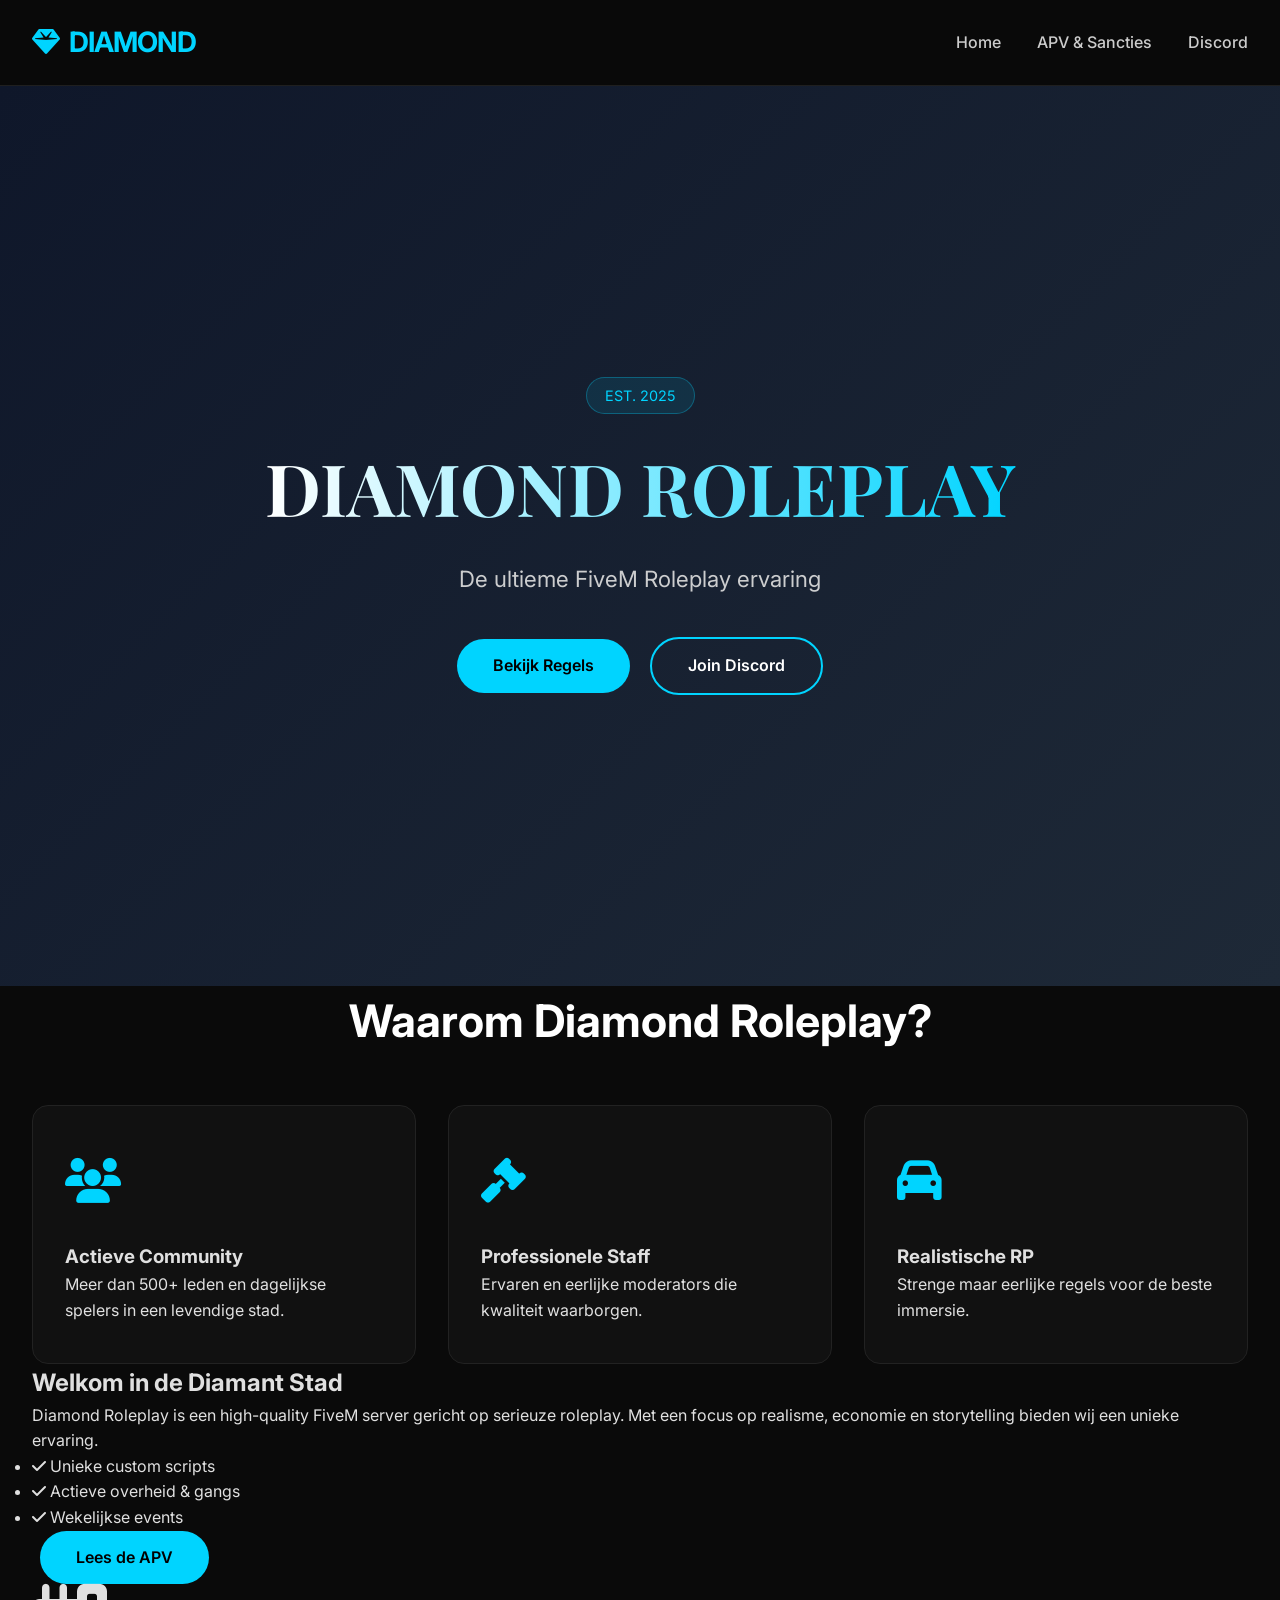
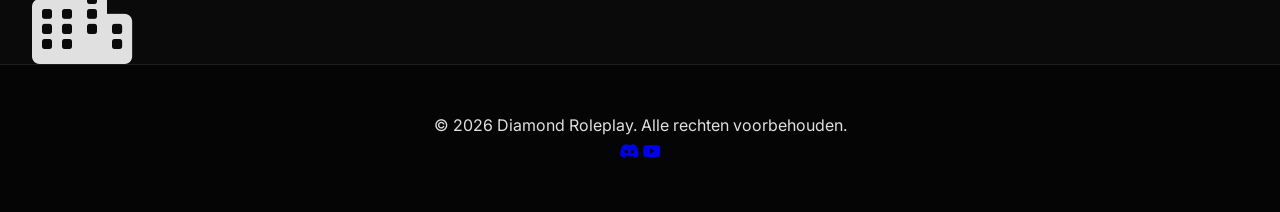
<file: index.html>
<!DOCTYPE html>
<html lang="nl">
<head>
    <meta charset="UTF-8">
    <meta name="viewport" content="width=device-width, initial-scale=1.0">
    <title>Diamond Roleplay | Professionele FiveM RP</title>
    <link rel="stylesheet" href="style.css">
    <link rel="stylesheet" href="https://cdnjs.cloudflare.com/ajax/libs/font-awesome/6.5.1/css/all.min.css">
    <link href="https://fonts.googleapis.com/css2?family=Inter:wght@400;500;600;700&family=Playfair+Display:wght@700&display=swap" rel="stylesheet">
</head>
<body>
    <nav>
        <div class="nav-container">
            <div class="logo">
                <i class="fas fa-gem"></i> DIAMOND
            </div>
            <div class="links">
                <a href="index.html">Home</a>
                <a href="apv.html">APV & Sancties</a>
                <a href="discord.html">Discord</a>
            </div>
        </div>
    </nav>

    <header class="hero">
        <div class="hero-content">
            <div class="badge">EST. 2025</div>
            <h1>DIAMOND ROLEPLAY</h1>
            <p class="subtitle">De ultieme FiveM Roleplay ervaring</p>
            <div class="hero-buttons">
                <a href="apv.html" class="btn primary">Bekijk Regels</a>
                <a href="discord.html" class="btn secondary">Join Discord</a>
            </div>
        </div>
        <div class="hero-bg-overlay"></div>
    </header>

    <section class="features">
        <div class="container">
            <h2 class="section-title">Waarom Diamond Roleplay?</h2>
            <div class="features-grid">
                <div class="feature-card">
                    <div class="icon"><i class="fas fa-users"></i></div>
                    <h3>Actieve Community</h3>
                    <p>Meer dan 500+ leden en dagelijkse spelers in een levendige stad.</p>
                </div>
                <div class="feature-card">
                    <div class="icon"><i class="fas fa-gavel"></i></div>
                    <h3>Professionele Staff</h3>
                    <p>Ervaren en eerlijke moderators die kwaliteit waarborgen.</p>
                </div>
                <div class="feature-card">
                    <div class="icon"><i class="fas fa-car"></i></div>
                    <h3>Realistische RP</h3>
                    <p>Strenge maar eerlijke regels voor de beste immersie.</p>
                </div>
            </div>
        </div>
    </section>

    <section class="about">
        <div class="container">
            <div class="about-grid">
                <div class="about-text">
                    <h2>Welkom in de Diamant Stad</h2>
                    <p>Diamond Roleplay is een high-quality FiveM server gericht op serieuze roleplay. Met een focus op realisme, economie en storytelling bieden wij een unieke ervaring.</p>
                    <ul>
                        <li><i class="fas fa-check"></i> Unieke custom scripts</li>
                        <li><i class="fas fa-check"></i> Actieve overheid & gangs</li>
                        <li><i class="fas fa-check"></i> Wekelijkse events</li>
                    </ul>
                    <a href="apv.html" class="btn primary">Lees de APV</a>
                </div>
                <div class="about-image">
                    <!-- Placeholder for image -->
                    <div class="image-placeholder">
                        <i class="fas fa-city fa-5x"></i>
                    </div>
                </div>
            </div>
        </div>
    </section>

    <footer>
        <div class="container">
            <p>&copy; 2026 Diamond Roleplay. Alle rechten voorbehouden.</p>
            <div class="socials">
                <a href="#"><i class="fab fa-discord"></i></a>
                <a href="#"><i class="fab fa-youtube"></i></a>
            </div>
        </div>
    </footer>

    <script src="script.js"></script>
</body>
</html>
</file>
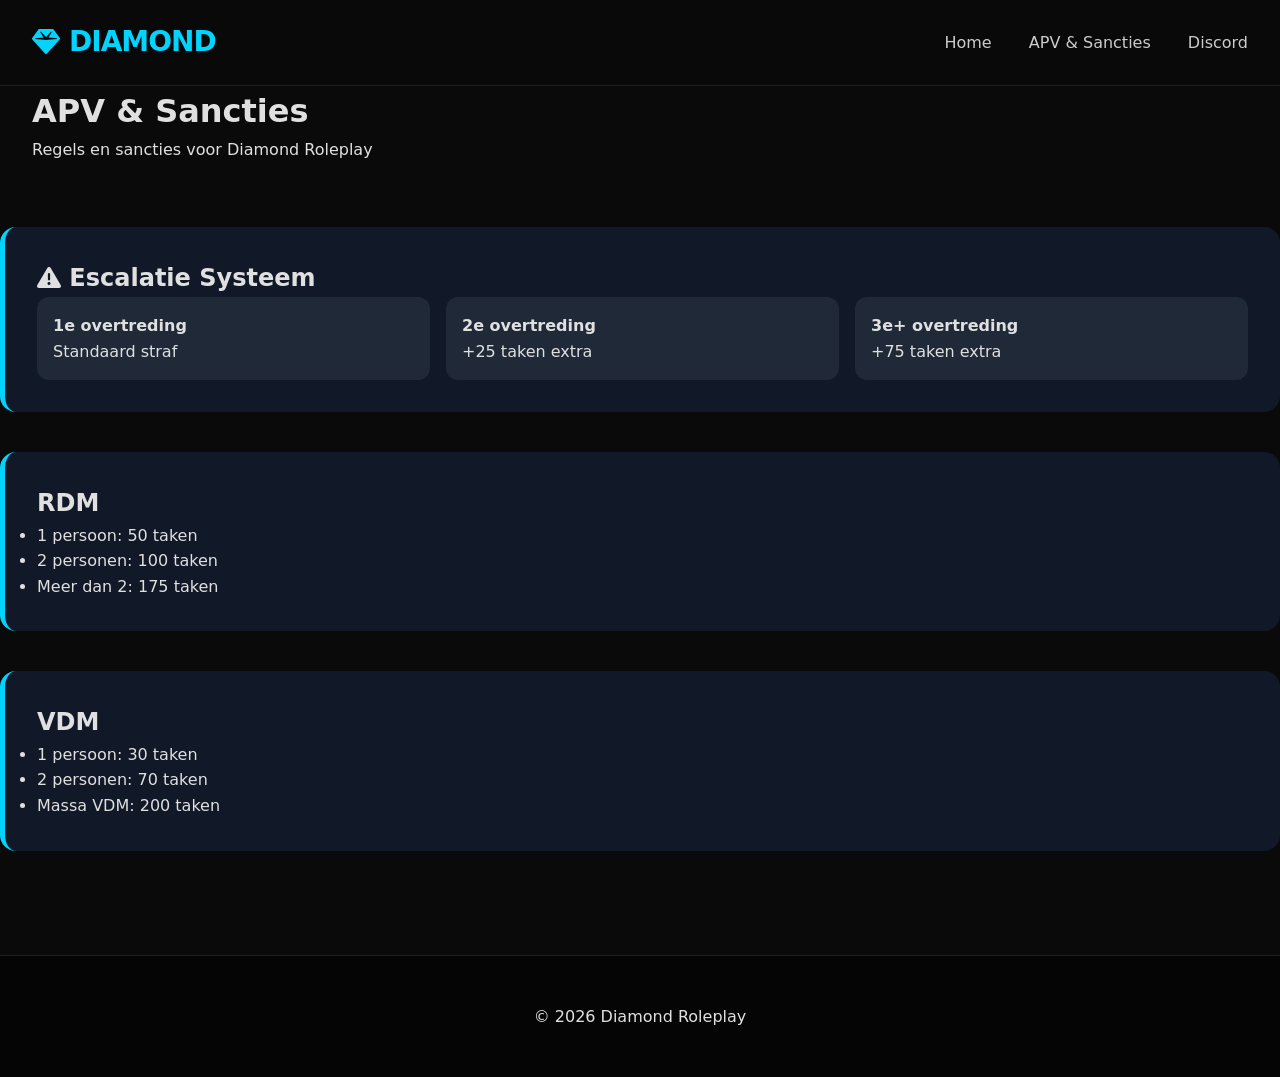
<file: apv.html>
<!DOCTYPE html>
<html lang="nl">
<head>
    <meta charset="UTF-8">
    <meta name="viewport" content="width=device-width, initial-scale=1.0">
    <title>APV & Sancties - Diamond Roleplay</title>
    <link rel="stylesheet" href="style.css">
    <link rel="stylesheet" href="https://cdnjs.cloudflare.com/ajax/libs/font-awesome/6.5.1/css/all.min.css">
</head>
<body>
    <nav>
        <div class="nav-container">
            <div class="logo">
                <i class="fas fa-gem"></i> DIAMOND
            </div>
            <div class="links">
                <a href="index.html">Home</a>
                <a href="apv.html">APV & Sancties</a>
                <a href="discord.html">Discord</a>
            </div>
        </div>
    </nav>

    <div class="page-header">
        <div class="container">
            <h1>APV & Sancties</h1>
            <p>Regels en sancties voor Diamond Roleplay</p>
        </div>
    </div>

    <div class="container rules-container">
        <div class="rules-section">
            <h2><i class="fas fa-exclamation-triangle"></i> Escalatie Systeem</h2>
            <div class="rule-grid">
                <div class="rule-item">
                    <strong>1e overtreding</strong><br>Standaard straf
                </div>
                <div class="rule-item">
                    <strong>2e overtreding</strong><br>+25 taken extra
                </div>
                <div class="rule-item">
                    <strong>3e+ overtreding</strong><br>+75 taken extra
                </div>
            </div>
        </div>

        <!-- Add more sections similarly from original -->
        <div class="rules-section">
            <h2>RDM</h2>
            <ul>
                <li>1 persoon: 50 taken</li>
                <li>2 personen: 100 taken</li>
                <li>Meer dan 2: 175 taken</li>
            </ul>
        </div>

        <div class="rules-section">
            <h2>VDM</h2>
            <ul>
                <li>1 persoon: 30 taken</li>
                <li>2 personen: 70 taken</li>
                <li>Massa VDM: 200 taken</li>
            </ul>
        </div>

        <!-- More rules can be added similarly -->
    </div>

    <footer>
        <div class="container">
            <p>&copy; 2026 Diamond Roleplay</p>
        </div>
    </footer>

    <script src="script.js"></script>
</body>
</html>
</file>
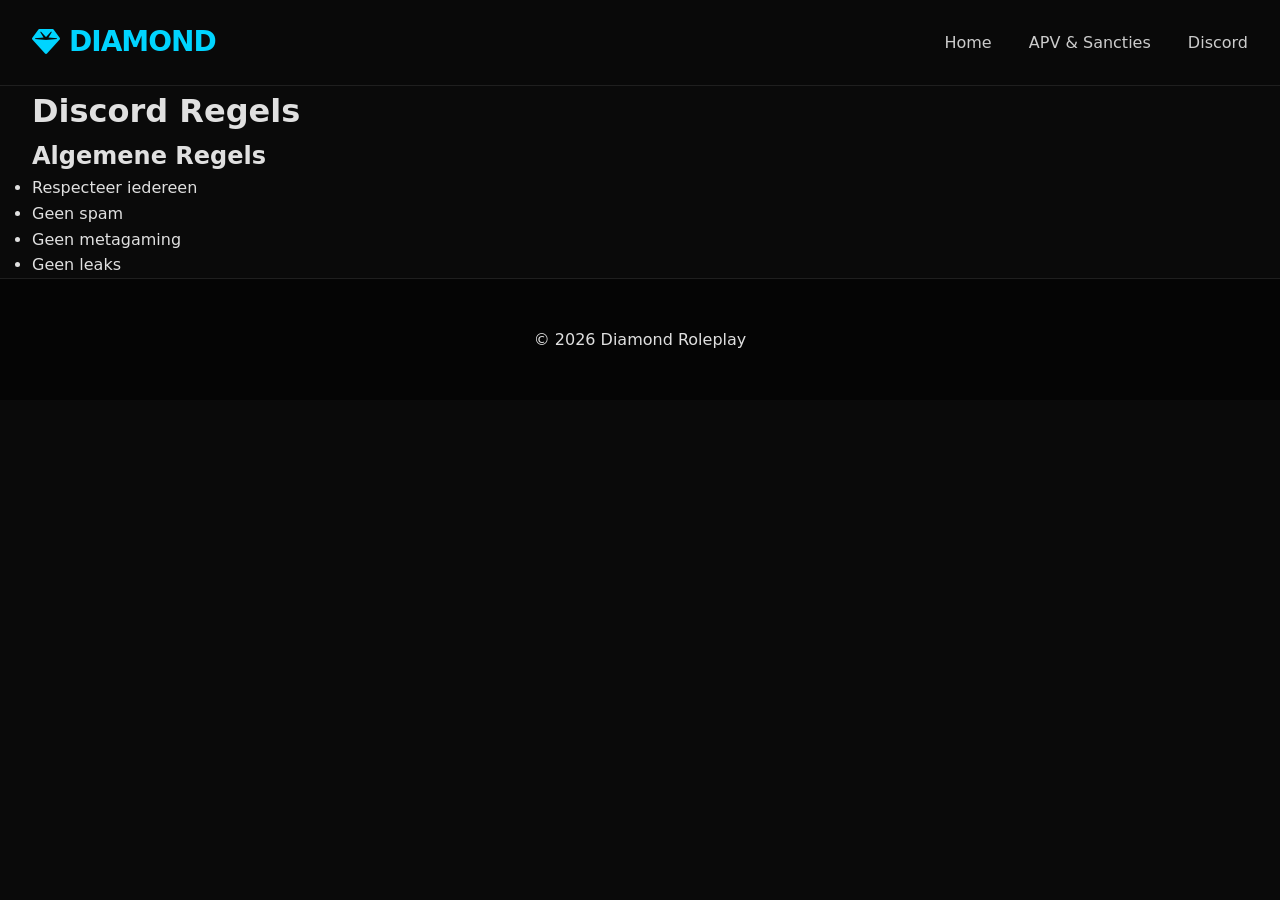
<file: discord.html>
<!DOCTYPE html>
<html lang="nl">
<head>
    <meta charset="UTF-8">
    <meta name="viewport" content="width=device-width, initial-scale=1.0">
    <title>Discord - Diamond Roleplay</title>
    <link rel="stylesheet" href="style.css">
    <link rel="stylesheet" href="https://cdnjs.cloudflare.com/ajax/libs/font-awesome/6.5.1/css/all.min.css">
</head>
<body>
    <nav>
        <div class="nav-container">
            <div class="logo">
                <i class="fas fa-gem"></i> DIAMOND
            </div>
            <div class="links">
                <a href="index.html">Home</a>
                <a href="apv.html">APV & Sancties</a>
                <a href="discord.html">Discord</a>
            </div>
        </div>
    </nav>

    <div class="page-header">
        <div class="container">
            <h1>Discord Regels</h1>
        </div>
    </div>

    <div class="container">
        <div class="discord-rules">
            <h2>Algemene Regels</h2>
            <ul>
                <li>Respecteer iedereen</li>
                <li>Geen spam</li>
                <li>Geen metagaming</li>
                <li>Geen leaks</li>
            </ul>
        </div>
    </div>

    <footer>
        <div class="container">
            <p>&copy; 2026 Diamond Roleplay</p>
        </div>
    </footer>
</body>
</html>
</file>
<file: style.css>
* {
    margin: 0;
    padding: 0;
    box-sizing: border-box;
}

body {
    background: #0a0a0a;
    color: #e0e0e0;
    font-family: 'Inter', system-ui, sans-serif;
    line-height: 1.6;
    overflow-x: hidden;
}

nav {
    background: rgba(10, 10, 10, 0.95);
    backdrop-filter: blur(12px);
    position: sticky;
    top: 0;
    z-index: 100;
    border-bottom: 1px solid #1f1f1f;
}

.nav-container {
    max-width: 1400px;
    margin: 0 auto;
    padding: 1.25rem 2rem;
    display: flex;
    justify-content: space-between;
    align-items: center;
}

.logo {
    font-size: 1.75rem;
    font-weight: 700;
    color: #00d4ff;
    display: flex;
    align-items: center;
    gap: 10px;
    letter-spacing: -1px;
}

.links a {
    color: #ccc;
    text-decoration: none;
    margin-left: 2rem;
    font-weight: 500;
    transition: color 0.3s ease;
}

.links a:hover {
    color: #00d4ff;
}

/* Hero */
.hero {
    height: 100vh;
    background: linear-gradient(135deg, #0f172a 0%, #1e2937 100%);
    position: relative;
    display: flex;
    align-items: center;
    justify-content: center;
    text-align: center;
    overflow: hidden;
}

.hero::before {
    content: '';
    position: absolute;
    top: 0;
    left: 0;
    right: 0;
    bottom: 0;
    background: url('https://picsum.photos/id/1015/1920/1080') center/cover;
    opacity: 0.15;
}

.hero-content {
    position: relative;
    z-index: 2;
    max-width: 900px;
}

.badge {
    display: inline-block;
    background: rgba(0, 212, 255, 0.1);
    color: #00d4ff;
    padding: 6px 18px;
    border-radius: 9999px;
    font-size: 0.9rem;
    margin-bottom: 1rem;
    border: 1px solid rgba(0, 212, 255, 0.3);
}

.hero h1 {
    font-size: 4.5rem;
    font-family: 'Playfair Display', serif;
    margin-bottom: 1rem;
    background: linear-gradient(90deg, #fff, #00d4ff);
    -webkit-background-clip: text;
    -webkit-text-fill-color: transparent;
}

.subtitle {
    font-size: 1.4rem;
    opacity: 0.9;
    margin-bottom: 2.5rem;
}

.btn {
    display: inline-block;
    padding: 14px 36px;
    border-radius: 9999px;
    font-weight: 600;
    text-decoration: none;
    transition: all 0.3s ease;
    margin: 0 8px;
}

.primary {
    background: #00d4ff;
    color: #000;
}

.primary:hover {
    transform: translateY(-3px);
    box-shadow: 0 20px 25px -5px rgb(0 212 255 / 0.3);
}

.secondary {
    background: transparent;
    color: white;
    border: 2px solid #00d4ff;
}

.secondary:hover {
    background: #00d4ff;
    color: black;
}

/* Sections */
.container {
    max-width: 1280px;
    margin: 0 auto;
    padding: 0 2rem;
}

.section-title {
    text-align: center;
    font-size: 2.8rem;
    margin-bottom: 3rem;
    color: #fff;
}

.features-grid {
    display: grid;
    grid-template-columns: repeat(auto-fit, minmax(320px, 1fr));
    gap: 2rem;
}

.feature-card {
    background: #111;
    border: 1px solid #222;
    padding: 2.5rem 2rem;
    border-radius: 16px;
    transition: all 0.4s ease;
}

.feature-card:hover {
    transform: translateY(-10px);
    border-color: #00d4ff;
    box-shadow: 0 25px 50px -12px rgb(0 0 0 / 0.4);
}

.icon {
    font-size: 2.8rem;
    color: #00d4ff;
    margin-bottom: 1.5rem;
}

/* Rules */
.rules-container {
    padding: 4rem 0;
}

.rules-section {
    background: #111827;
    margin-bottom: 2.5rem;
    padding: 2rem;
    border-radius: 16px;
    border-left: 5px solid #00d4ff;
}

.rule-grid {
    display: grid;
    grid-template-columns: repeat(auto-fit, minmax(200px, 1fr));
    gap: 1rem;
}

.rule-item {
    background: #1f2937;
    padding: 1rem;
    border-radius: 12px;
}

/* Footer */
footer {
    background: #050505;
    padding: 3rem 0;
    text-align: center;
    border-top: 1px solid #1f1f1f;
}

/* Responsive */
@media (max-width: 768px) {
    .hero h1 {
        font-size: 3rem;
    }
    .nav-container {
        padding: 1rem;
    }
}
</file>
